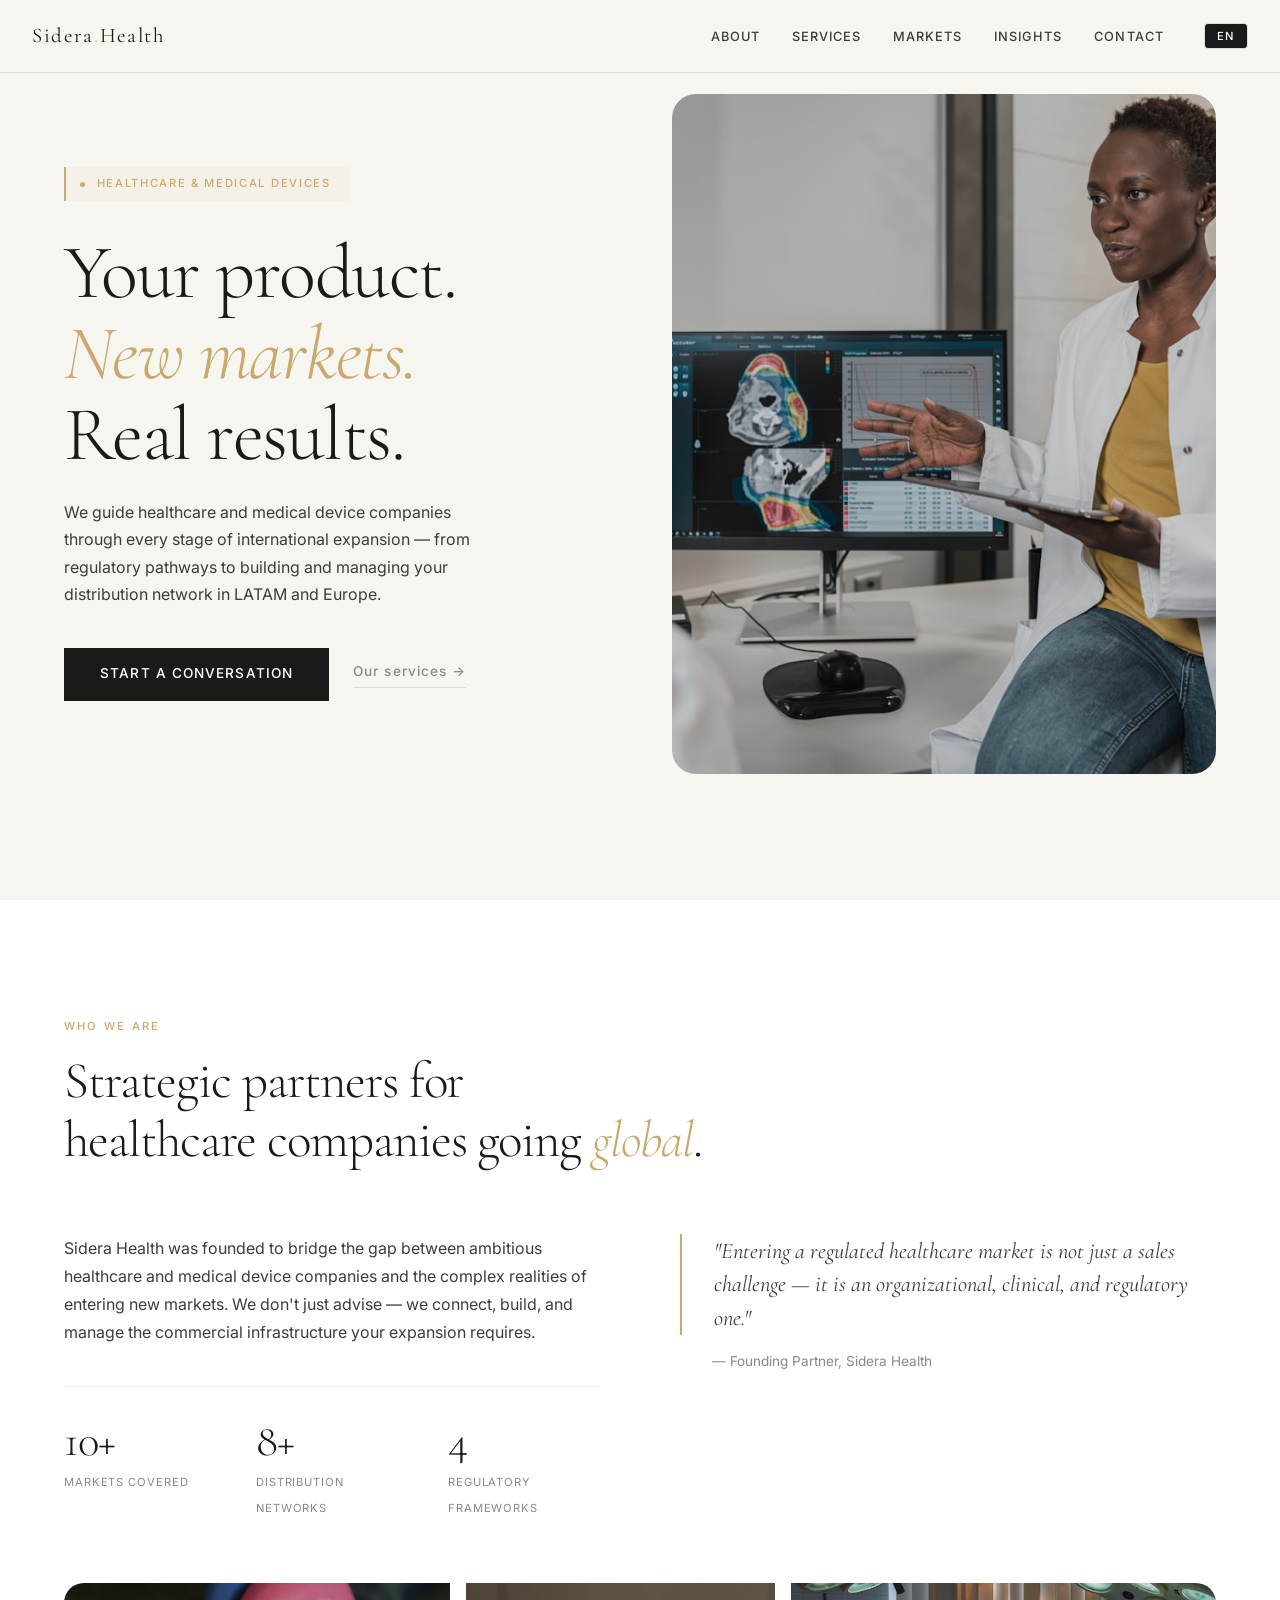
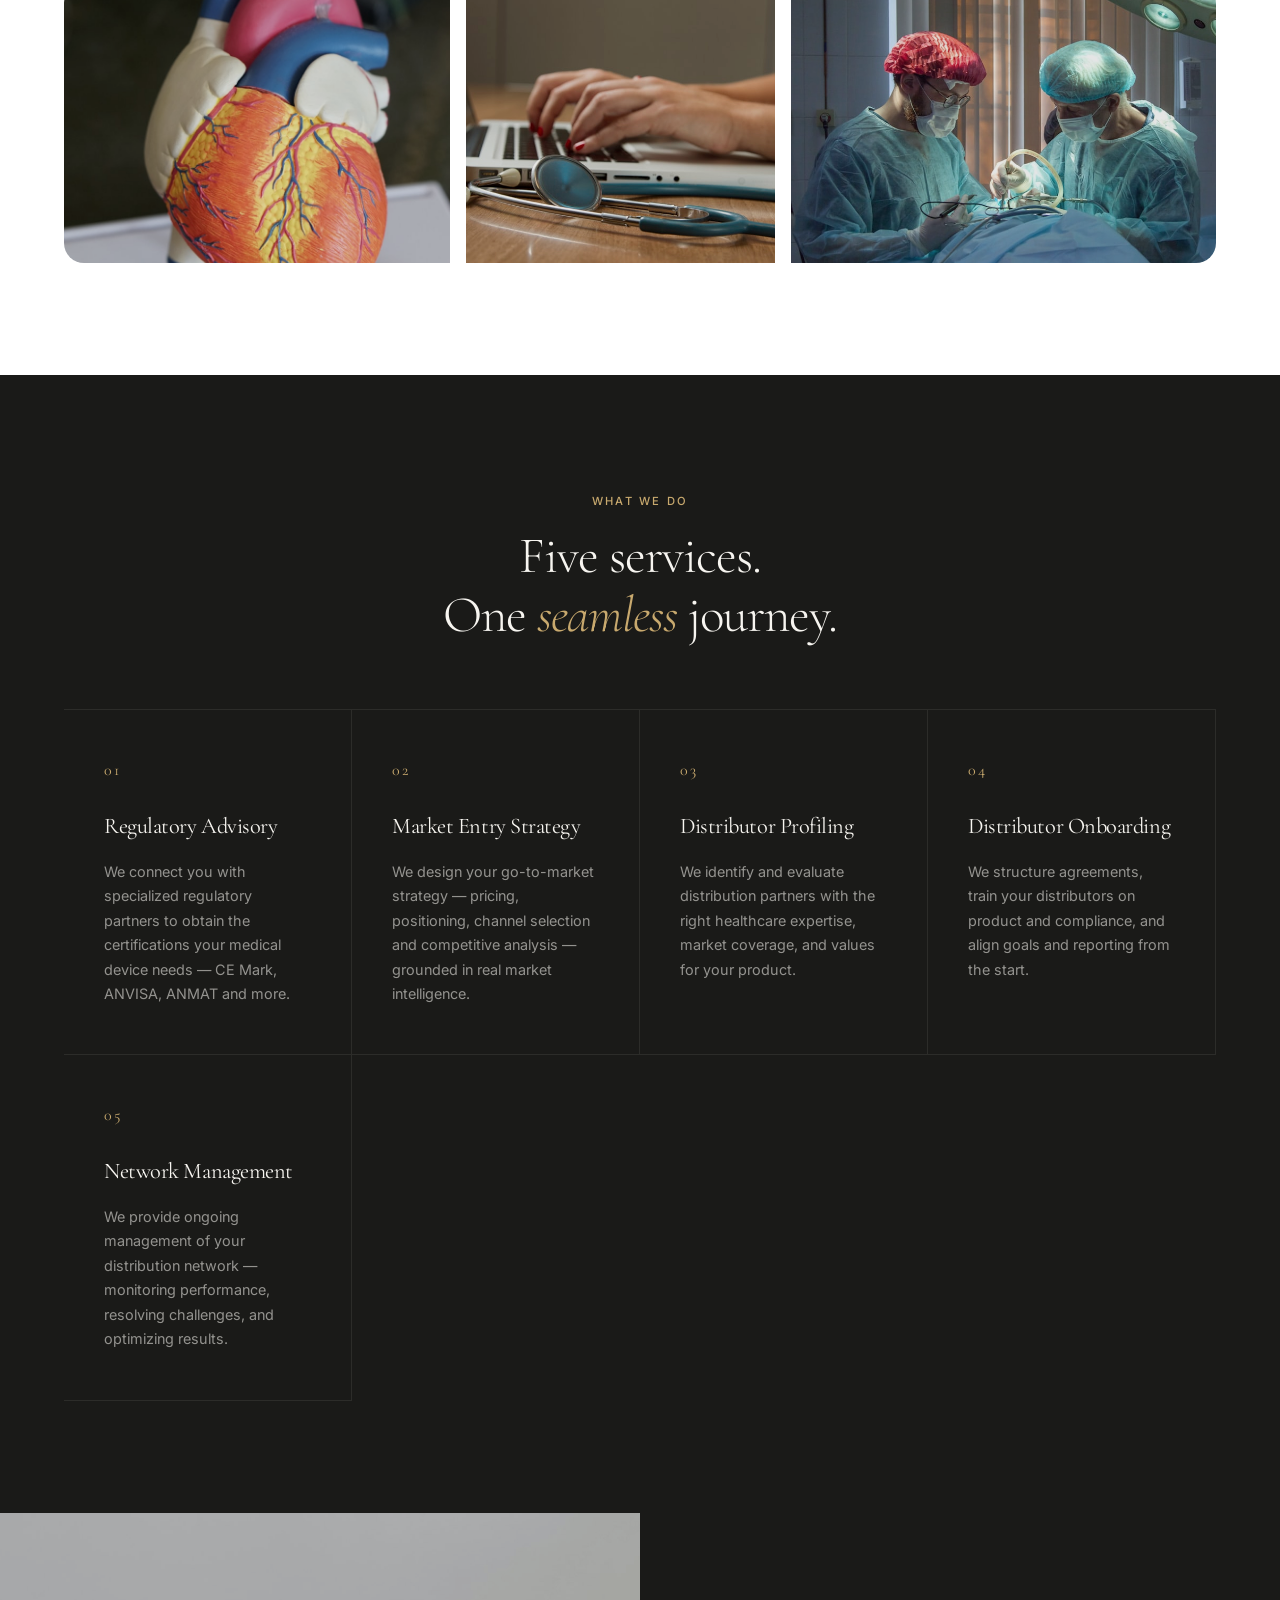
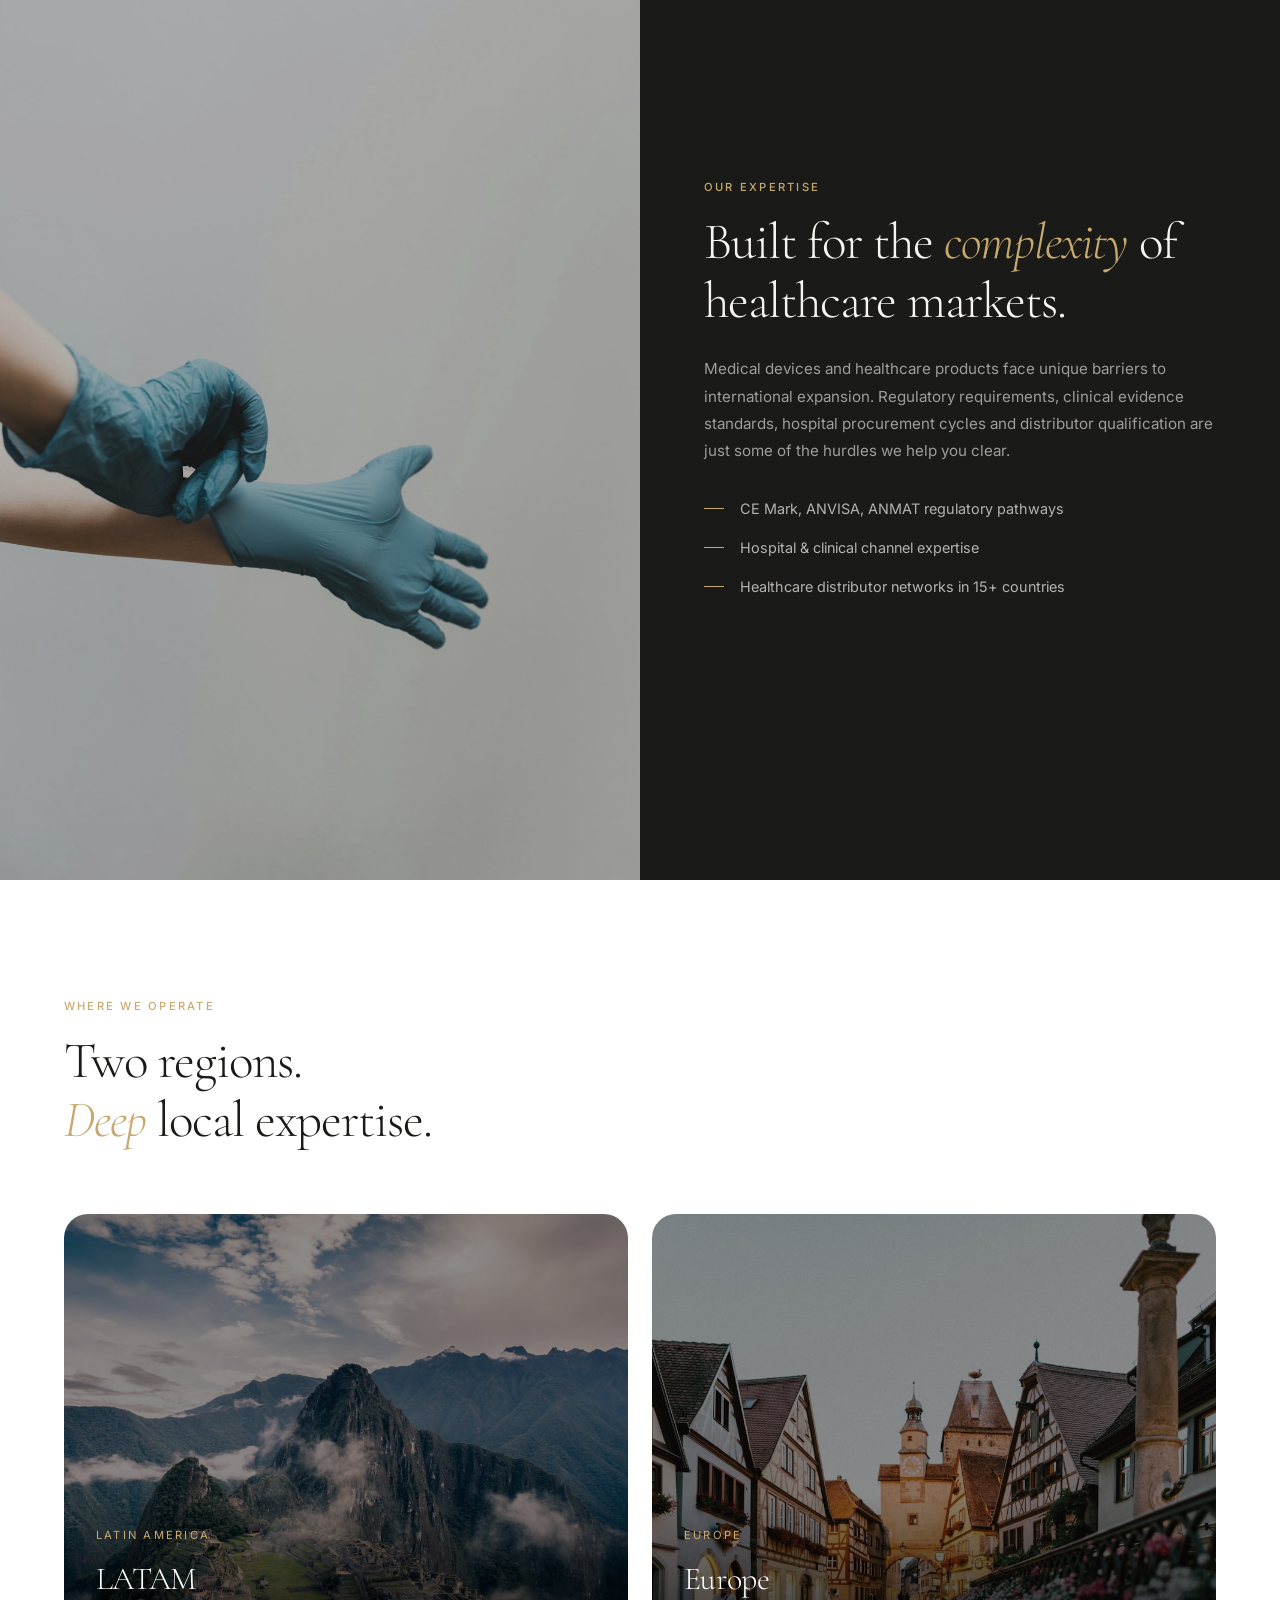
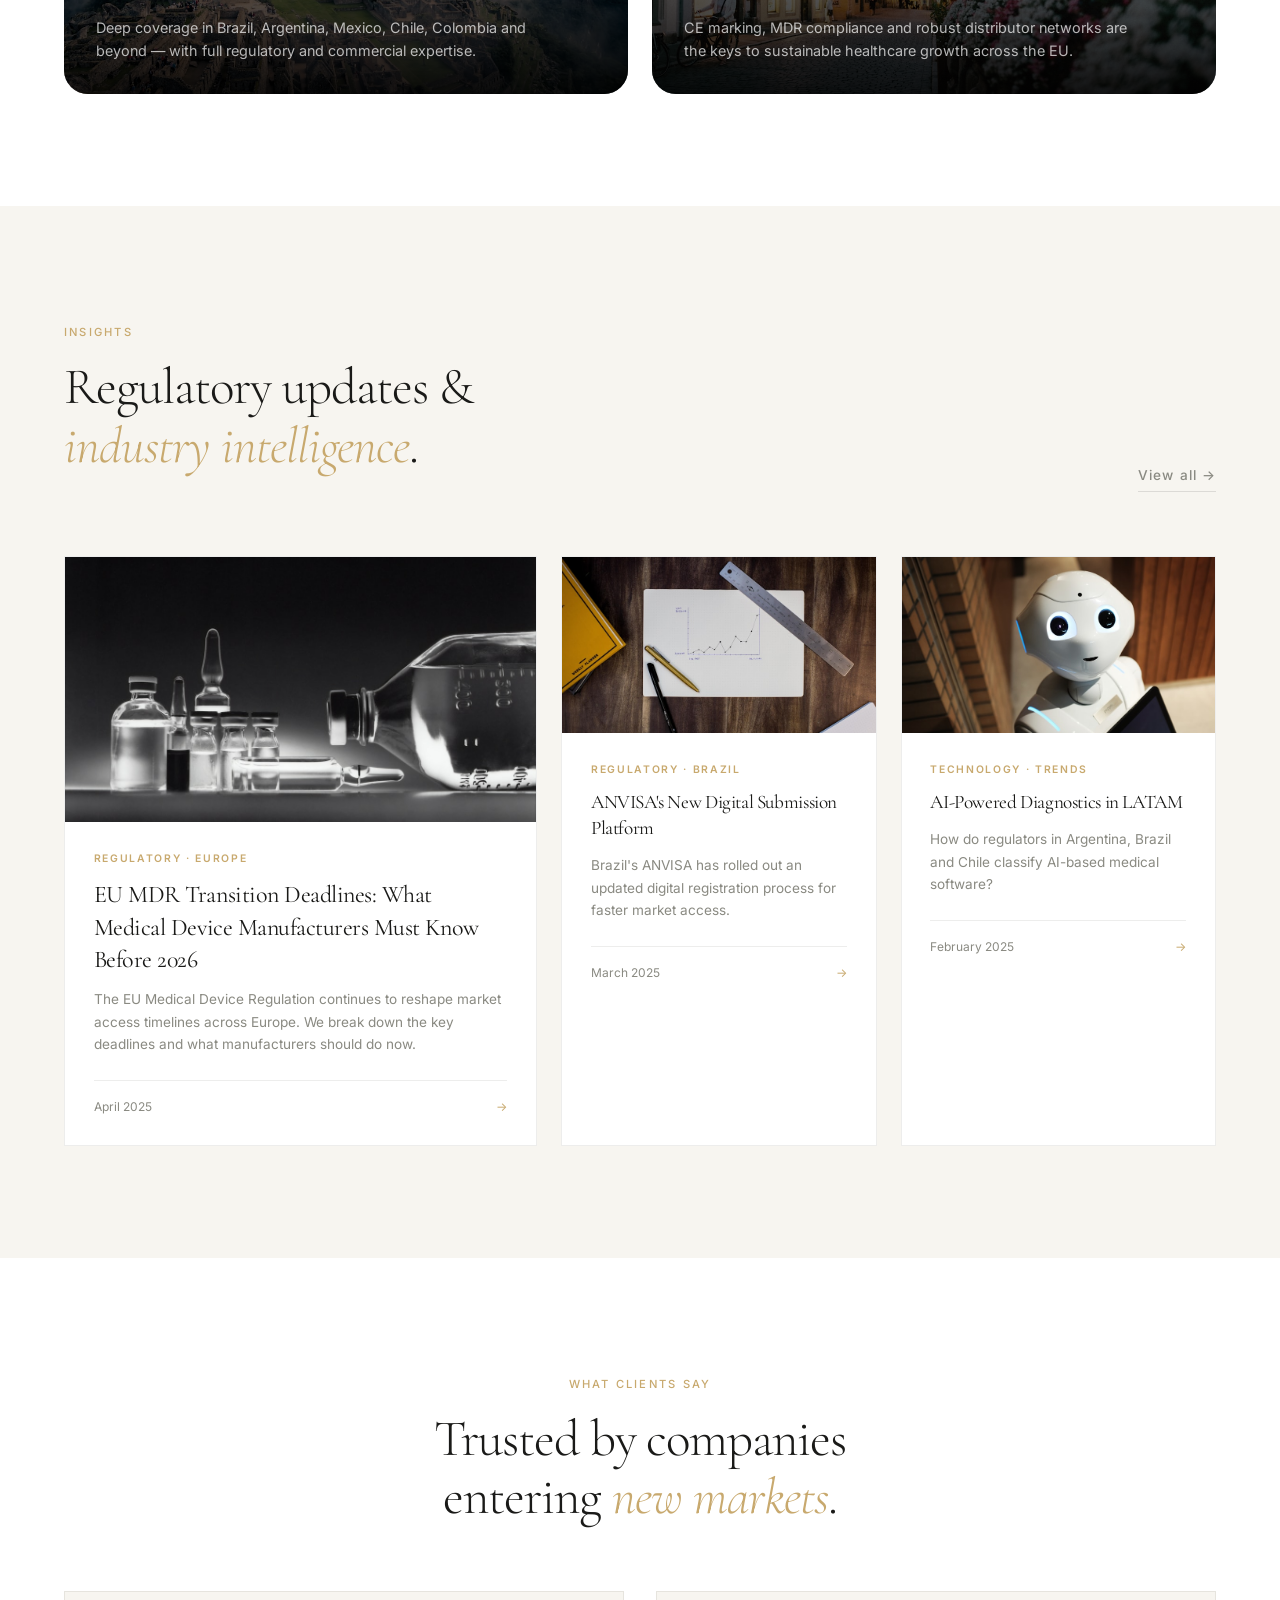
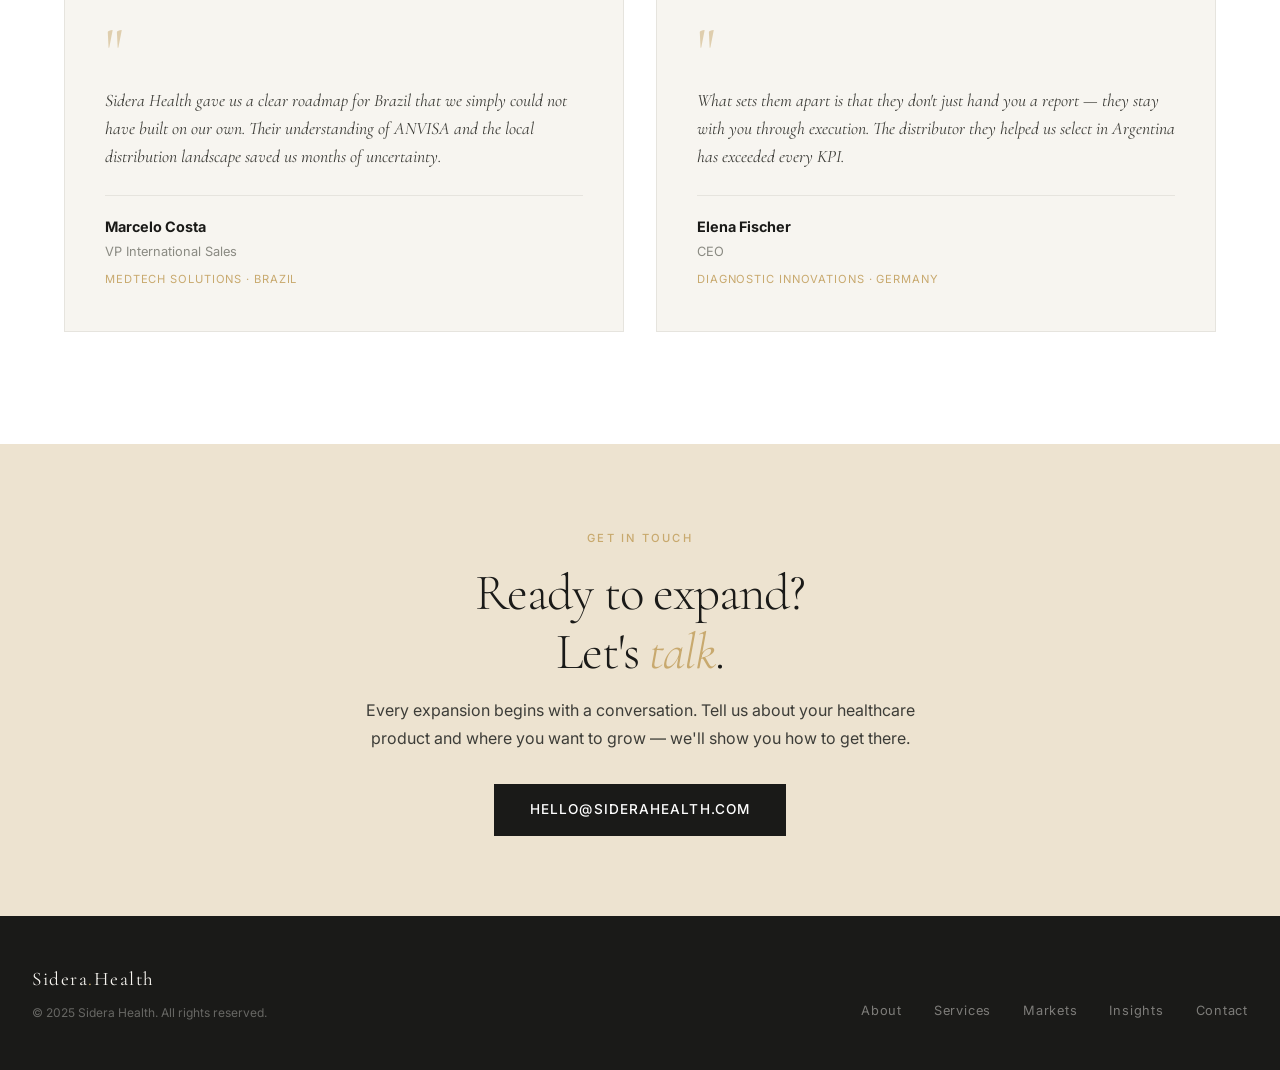
<file: index.html>
<!DOCTYPE html>
<html lang="es">
<head>
  <meta charset="UTF-8">
  <meta name="viewport" content="width=device-width, initial-scale=1.0">
  <title>Sidera Health — Healthcare & Medical Device Market Expansion</title>
  <meta name="description" content="We guide healthcare and medical device companies through international expansion — from regulatory pathways to distribution networks in LATAM and Europe.">
  
  <!-- Open Graph -->
  <meta property="og:title" content="Sidera Health — Market Expansion for Healthcare">
  <meta property="og:description" content="Strategic partners for healthcare companies going global.">
  <meta property="og:type" content="website">
  
  <!-- Favicon -->
  <link rel="icon" type="image/svg+xml" href="data:image/svg+xml,<svg xmlns='http://www.w3.org/2000/svg' viewBox='0 0 100 100'><text y='.9em' font-size='90'>⚕️</text></svg>">
  
  <!-- Fonts -->
  <link rel="preconnect" href="https://fonts.googleapis.com">
  <link rel="preconnect" href="https://fonts.gstatic.com" crossorigin>
  <link href="https://fonts.googleapis.com/css2?family=Cormorant+Garamond:ital,wght@0,300;0,400;0,500;0,600;1,300;1,400&family=Inter:opsz,wght@14..32,300;14..32,400;14..32,500;14..32,600&display=swap" rel="stylesheet">
  
  <!-- Styles -->
  <link rel="stylesheet" href="/css/styles.css?v=2">
</head>
<body>

  <!-- Navigation -->
  <nav class="navbar">
    <div class="nav-container">
      <a href="/" class="logo">Sidera<span>.</span>Health</a>
      
      <button class="mobile-menu-btn" aria-label="Menu">
        <span></span><span></span><span></span>
      </button>
      
      <div class="nav-right">
        <ul class="nav-links">
          <li><a href="#about" data-content="nav.about"></a></li>
          <li><a href="#services" data-content="nav.services"></a></li>
          <li><a href="#markets" data-content="nav.markets"></a></li>
          <li><a href="#insights" data-content="nav.insights"></a></li>
          <li><a href="#contact" data-content="nav.contact"></a></li>
        </ul>
        
        <div class="lang-toggle">
          <button class="lang-btn active" data-lang="en">EN</button>
          <button class="lang-btn" data-lang="es">ES</button>
        </div>
      </div>
    </div>
  </nav>

  <!-- Hero -->
  <section class="hero">
    <div class="hero-container">
      <div class="hero-content">
        <div class="hero-badge">
          <span class="badge-dot"></span>
          <span data-content="hero.badge"></span>
        </div>
        
        <h1 data-content="hero.title"></h1>
        
        <p class="hero-sub" data-content="hero.subtitle"></p>
        
        <div class="hero-buttons">
          <a href="#contact" class="btn-primary" data-content="hero.cta1"></a>
          <a href="#services" class="btn-secondary" data-content="hero.cta2"></a>
        </div>
      </div>
      
      <div class="hero-image">
        <div class="hero-image-wrapper">
          <img src="/img/hero-doctor.jpg" alt="Medical professional with advanced surgical equipment" loading="eager">
        </div>
      </div>
    </div>
  </section>

  <!-- About -->
  <section id="about" class="about">
    <div class="container">
      <div class="section-header">
        <span class="section-eyebrow" data-content="about.eyebrow"></span>
        <h2 data-content="about.title"></h2>
      </div>
      
      <div class="about-grid">
        <div class="about-text">
          <p data-content="about.paragraph1"></p>
          
          <div class="stats">
            <div class="stat">
              <span class="stat-number" data-content="about.stat1.number"></span>
              <span class="stat-label" data-content="about.stat1.label"></span>
            </div>
            <div class="stat">
              <span class="stat-number" data-content="about.stat2.number"></span>
              <span class="stat-label" data-content="about.stat2.label"></span>
            </div>
            <div class="stat">
              <span class="stat-number" data-content="about.stat3.number"></span>
              <span class="stat-label" data-content="about.stat3.label"></span>
            </div>
          </div>
        </div>
        
        <div class="about-quote">
          <blockquote>
            <p data-content="about.quote"></p>
          </blockquote>
          <p class="quote-attribution" data-content="about.quoteAuthor"></p>
        </div>
      </div>
      
      <div class="about-strip">
        <img src="/img/about-equipment.jpg" alt="Medical device equipment" loading="lazy">
        <img src="/img/about-meeting.jpg" alt="Healthcare business meeting" loading="lazy">
        <img src="/img/about-surgical.jpg" alt="Surgical procedure" loading="lazy">
      </div>
    </div>
  </section>

  <!-- Services -->
  <section id="services" class="services">
    <div class="container">
      <div class="section-header center">
        <span class="section-eyebrow" data-content="services.eyebrow"></span>
        <h2 data-content="services.title"></h2>
      </div>
      
      <div class="services-grid">
        <div class="service-card">
          <span class="service-number">01</span>
          <h3 data-content="services.service1.title"></h3>
          <p data-content="services.service1.desc"></p>
        </div>
        
        <div class="service-card">
          <span class="service-number">02</span>
          <h3 data-content="services.service2.title"></h3>
          <p data-content="services.service2.desc"></p>
        </div>
        
        <div class="service-card">
          <span class="service-number">03</span>
          <h3 data-content="services.service3.title"></h3>
          <p data-content="services.service3.desc"></p>
        </div>
        
        <div class="service-card">
          <span class="service-number">04</span>
          <h3 data-content="services.service4.title"></h3>
          <p data-content="services.service4.desc"></p>
        </div>
        
        <div class="service-card">
          <span class="service-number">05</span>
          <h3 data-content="services.service5.title"></h3>
          <p data-content="services.service5.desc"></p>
        </div>
      </div>
    </div>
  </section>

  <!-- Feature Block -->
  <div class="feature-block">
    <div class="feature-image">
      <img src="/img/feature-device.jpg" alt="Medical device technology" loading="lazy">
    </div>
    <div class="feature-content">
      <span class="section-eyebrow" data-content="feature.eyebrow"></span>
      <h2 data-content="feature.title"></h2>
      <p data-content="feature.desc"></p>
      <ul class="feature-list">
        <li><span class="feature-dot"></span><span data-content="feature.item1"></span></li>
        <li><span class="feature-dot"></span><span data-content="feature.item2"></span></li>
        <li><span class="feature-dot"></span><span data-content="feature.item3"></span></li>
      </ul>
    </div>
  </div>

  <!-- Markets -->
  <section id="markets" class="markets">
    <div class="container">
      <div class="section-header">
        <span class="section-eyebrow" data-content="markets.eyebrow"></span>
        <h2 data-content="markets.title"></h2>
      </div>
      
      <div class="markets-grid">
        <div class="market-card">
          <img src="/img/market-latam.jpg" alt="Latin America healthcare market" loading="lazy">
          <div class="market-overlay">
            <span class="market-tag" data-content="markets.latam.tag"></span>
            <h3 data-content="markets.latam.title"></h3>
            <p data-content="markets.latam.desc"></p>
          </div>
        </div>
        
        <div class="market-card">
          <img src="/img/market-europe.jpg" alt="European healthcare market" loading="lazy">
          <div class="market-overlay">
            <span class="market-tag" data-content="markets.europe.tag"></span>
            <h3 data-content="markets.europe.title"></h3>
            <p data-content="markets.europe.desc"></p>
          </div>
        </div>
      </div>
    </div>
  </section>

  <!-- Insights -->
  <section id="insights" class="insights">
    <div class="container">
      <div class="section-header">
        <div>
          <span class="section-eyebrow" data-content="insights.eyebrow"></span>
          <h2 data-content="insights.title"></h2>
        </div>
        <a href="#" class="view-all" data-content="insights.viewAll"></a>
      </div>
      
      <div class="insights-grid">
        <article class="insight-card featured">
          <div class="insight-image">
            <img src="/img/news-mdr.jpg" alt="EU MDR regulations" loading="lazy">
          </div>
          <div class="insight-content">
            <span class="insight-tag" data-content="insights.article1.tag"></span>
            <h3 data-content="insights.article1.title"></h3>
            <p data-content="insights.article1.desc"></p>
            <div class="insight-meta">
              <span data-content="insights.article1.date"></span>
              <span class="insight-arrow">→</span>
            </div>
          </div>
        </article>
        
        <article class="insight-card">
          <div class="insight-image">
            <img src="/img/news-anvisa.jpg" alt="ANVISA Brazil" loading="lazy">
          </div>
          <div class="insight-content">
            <span class="insight-tag" data-content="insights.article2.tag"></span>
            <h3 data-content="insights.article2.title"></h3>
            <p data-content="insights.article2.desc"></p>
            <div class="insight-meta">
              <span data-content="insights.article2.date"></span>
              <span class="insight-arrow">→</span>
            </div>
          </div>
        </article>
        
        <article class="insight-card">
          <div class="insight-image">
            <img src="/img/news-ai.jpg" alt="AI medical devices" loading="lazy">
          </div>
          <div class="insight-content">
            <span class="insight-tag" data-content="insights.article3.tag"></span>
            <h3 data-content="insights.article3.title"></h3>
            <p data-content="insights.article3.desc"></p>
            <div class="insight-meta">
              <span data-content="insights.article3.date"></span>
              <span class="insight-arrow">→</span>
            </div>
          </div>
        </article>
      </div>
    </div>
  </section>

  <!-- Testimonials -->
  <section class="testimonials">
    <div class="container">
      <div class="section-header center">
        <span class="section-eyebrow" data-content="testimonials.eyebrow"></span>
        <h2 data-content="testimonials.title"></h2>
      </div>
      
      <div class="testimonials-grid">
        <div class="testimonial-card">
          <div class="quote-mark">"</div>
          <p data-content="testimonials.client1.text"></p>
          <div class="testimonial-author">
            <strong data-content="testimonials.client1.name"></strong>
            <span data-content="testimonials.client1.role"></span>
            <small data-content="testimonials.client1.company"></small>
          </div>
        </div>
        
        <div class="testimonial-card">
          <div class="quote-mark">"</div>
          <p data-content="testimonials.client2.text"></p>
          <div class="testimonial-author">
            <strong data-content="testimonials.client2.name"></strong>
            <span data-content="testimonials.client2.role"></span>
            <small data-content="testimonials.client2.company"></small>
          </div>
        </div>
      </div>
    </div>
  </section>

  <!-- Contact -->
  <section id="contact" class="contact">
    <div class="container">
      <div class="contact-content">
        <span class="section-eyebrow" data-content="contact.eyebrow"></span>
        <h2 data-content="contact.title"></h2>
        <p data-content="contact.desc"></p>
        <a href="mailto:hello@siderahealth.com" class="btn-primary">hello@siderahealth.com</a>
      </div>
    </div>
  </section>

  <!-- Footer -->
  <footer class="footer">
    <div class="footer-container">
      <div>
        <div class="footer-logo">Sidera<span>.</span>Health</div>
        <p class="footer-copyright" data-content="footer.copyright"></p>
      </div>
      <ul class="footer-links">
        <li><a href="#about" data-content="footer.about"></a></li>
        <li><a href="#services" data-content="footer.services"></a></li>
        <li><a href="#markets" data-content="footer.markets"></a></li>
        <li><a href="#insights" data-content="footer.insights"></a></li>
        <li><a href="#contact" data-content="footer.contact"></a></li>
      </ul>
    </div>
  </footer>

  <!-- Scripts -->
  <script src="/js/content-loader.js?v=2"></script>
  <script src="/js/main.js?v=2"></script>
</body>
</html>
</file>
<file: css/styles.css>
/* ========================================
   SIDERA HEALTH - Modern Minimalist Theme
   ======================================== */

/* CSS Variables */
:root {
  /* Colors */
  --cream: #F7F5F0;
  --dark: #1A1A18;
  --mid: #3D3D38;
  --muted: #8A8A82;
  --accent: #C8A96E;
  --accent-light: #EDE3D0;
  --white: #FFFFFF;
  --border-light: rgba(26, 26, 24, 0.08);
  --border-medium: rgba(26, 26, 24, 0.12);
  
  /* Typography */
  --font-serif: 'Cormorant Garamond', serif;
  --font-sans: 'Inter', -apple-system, BlinkMacSystemFont, 'Segoe UI', sans-serif;
  
  /* Spacing */
  --container-width: 1280px;
  --section-padding: 7rem 2rem;
  --section-padding-mobile: 4rem 1.5rem;
  
  /* Transitions */
  --transition-fast: 0.2s ease;
  --transition-normal: 0.3s ease;
  --transition-slow: 0.5s ease;
  
  /* Shadows */
  --shadow-sm: 0 2px 8px rgba(0, 0, 0, 0.02);
  --shadow-md: 0 8px 24px rgba(0, 0, 0, 0.04);
  --shadow-lg: 0 16px 40px rgba(0, 0, 0, 0.06);
}

/* Reset */
*,
*::before,
*::after {
  margin: 0;
  padding: 0;
  box-sizing: border-box;
}

/* Base */
html {
  scroll-behavior: smooth;
  font-size: 16px;
}

body {
  font-family: var(--font-sans);
  background: var(--cream);
  color: var(--dark);
  line-height: 1.6;
  font-weight: 400;
  -webkit-font-smoothing: antialiased;
  overflow-x: hidden;
}

/* Typography */
h1, h2, h3, h4, .logo, .service-number, .stat-number {
  font-family: var(--font-serif);
  font-weight: 400;
  letter-spacing: -0.02em;
}

h1 {
  font-size: clamp(3rem, 6vw, 5.5rem);
  line-height: 1.05;
  margin-bottom: 1.5rem;
  font-weight: 300;
}

h1 em {
  font-style: italic;
  color: var(--accent);
}

h2 {
  font-size: clamp(2rem, 4vw, 3.2rem);
  line-height: 1.15;
  font-weight: 300;
  margin-bottom: 1rem;
}

h2 em {
  font-style: italic;
  color: var(--accent);
}

h3 {
  font-size: 1.4rem;
  font-weight: 400;
  margin-bottom: 0.75rem;
}

/* Links */
a {
  text-decoration: none;
  color: inherit;
}

/* Container */
.container {
  max-width: var(--container-width);
  margin: 0 auto;
  padding: 0 2rem;
}

/* Section */
section {
  padding: var(--section-padding);
}

.section-header {
  margin-bottom: 4rem;
}

.section-header.center {
  text-align: center;
}

.section-eyebrow {
  display: inline-block;
  font-size: 0.7rem;
  letter-spacing: 0.2em;
  text-transform: uppercase;
  color: var(--accent);
  margin-bottom: 1rem;
  font-weight: 500;
}

/* Buttons */
.btn-primary {
  display: inline-block;
  padding: 0.9rem 2.2rem;
  background: var(--dark);
  color: var(--white);
  font-size: 0.85rem;
  font-weight: 500;
  letter-spacing: 0.08em;
  text-transform: uppercase;
  border: 1px solid var(--dark);
  transition: var(--transition-normal);
  cursor: pointer;
}

.btn-primary:hover {
  background: transparent;
  color: var(--dark);
}

.btn-secondary {
  display: inline-block;
  font-size: 0.85rem;
  font-weight: 500;
  letter-spacing: 0.08em;
  color: var(--muted);
  border-bottom: 1px solid var(--border-medium);
  padding-bottom: 0.25rem;
  transition: var(--transition-fast);
}

.btn-secondary:hover {
  color: var(--dark);
  border-bottom-color: var(--dark);
}

/* ========================================
   NAVIGATION
   ======================================== */
.navbar {
  position: fixed;
  top: 0;
  left: 0;
  right: 0;
  z-index: 1000;
  background: rgba(247, 245, 240, 0.92);
  backdrop-filter: blur(12px);
  border-bottom: 1px solid var(--border-medium);
}

.nav-container {
  max-width: var(--container-width);
  margin: 0 auto;
  padding: 1.2rem 2rem;
  display: flex;
  align-items: center;
  justify-content: space-between;
}

.logo {
  font-family: var(--font-serif);
  font-size: 1.3rem;
  font-weight: 400;
  letter-spacing: 0.08em;
  color: var(--dark);
}

.logo span {
  color: var(--accent);
}

.nav-right {
  display: flex;
  align-items: center;
  gap: 2.5rem;
}

.nav-links {
  display: flex;
  gap: 2rem;
  list-style: none;
}

.nav-links a {
  font-size: 0.8rem;
  font-weight: 500;
  letter-spacing: 0.08em;
  text-transform: uppercase;
  color: var(--mid);
  transition: var(--transition-fast);
}

.nav-links a:hover {
  color: var(--dark);
}

/* Language Toggle */
.lang-toggle {
  display: flex;
  border: 1px solid var(--border-medium);
  border-radius: 4px;
  overflow: hidden;
}

.lang-btn {
  padding: 0.3rem 0.8rem;
  font-size: 0.7rem;
  font-weight: 500;
  letter-spacing: 0.08em;
  background: transparent;
  border: none;
  cursor: pointer;
  color: var(--muted);
  transition: var(--transition-fast);
  font-family: var(--font-sans);
}

.lang-btn.active {
  background: var(--dark);
  color: var(--white);
}

/* Mobile Menu */
.mobile-menu-btn {
  display: none;
  flex-direction: column;
  gap: 5px;
  background: transparent;
  border: none;
  cursor: pointer;
  padding: 0.5rem;
}

.mobile-menu-btn span {
  width: 22px;
  height: 2px;
  background: var(--dark);
  transition: var(--transition-fast);
}

/* ========================================
   HERO
   ======================================== */
.hero {
  min-height: 100vh;
  display: flex;
  align-items: center;
  padding-top: 80px;
}

.hero-container {
  max-width: var(--container-width);
  margin: 0 auto;
  padding: 0 2rem;
  display: grid;
  grid-template-columns: 1fr 1fr;
  gap: 4rem;
  align-items: center;
}

.hero-badge {
  display: inline-flex;
  align-items: center;
  gap: 0.7rem;
  padding: 0.5rem 1.2rem 0.5rem 0.9rem;
  border-left: 2px solid var(--accent);
  margin-bottom: 2rem;
  background: rgba(200, 169, 110, 0.06);
}

.badge-dot {
  width: 5px;
  height: 5px;
  border-radius: 50%;
  background: var(--accent);
  animation: pulse 2s ease-in-out infinite;
}

@keyframes pulse {
  0%, 100% { opacity: 1; transform: scale(1); }
  50% { opacity: 0.4; transform: scale(0.7); }
}

.hero-badge span {
  font-size: 0.7rem;
  letter-spacing: 0.15em;
  text-transform: uppercase;
  color: var(--accent);
  font-weight: 500;
}

.hero-sub {
  font-size: 1rem;
  color: var(--mid);
  max-width: 440px;
  margin-bottom: 2.5rem;
  line-height: 1.7;
}

.hero-buttons {
  display: flex;
  gap: 1.5rem;
  align-items: center;
  flex-wrap: wrap;
}

.hero-image {
  position: relative;
}

.hero-image-wrapper {
  border-radius: 24px;
  overflow: hidden;
  aspect-ratio: 4/5;
}

.hero-image img {
  width: 100%;
  height: 100%;
  object-fit: cover;
  filter: brightness(0.92) saturate(0.85);
  transition: transform var(--transition-slow);
}

.hero-image-wrapper:hover img {
  transform: scale(1.02);
}

/* ========================================
   ABOUT
   ======================================== */
.about {
  background: var(--white);
}

.about-grid {
  display: grid;
  grid-template-columns: 1fr 1fr;
  gap: 5rem;
  margin-bottom: 4rem;
}

.about-text p {
  font-size: 1rem;
  color: var(--mid);
  line-height: 1.75;
  margin-bottom: 2rem;
}

.stats {
  display: flex;
  gap: 2.5rem;
  margin-top: 2.5rem;
  padding-top: 2rem;
  border-top: 1px solid var(--border-light);
}

.stat {
  flex: 1;
}

.stat-number {
  font-size: 2.8rem;
  font-weight: 300;
  color: var(--dark);
  display: block;
  line-height: 1;
  margin-bottom: 0.3rem;
}

.stat-label {
  font-size: 0.7rem;
  letter-spacing: 0.08em;
  text-transform: uppercase;
  color: var(--muted);
}

.about-quote blockquote {
  font-family: var(--font-serif);
  font-size: 1.4rem;
  font-style: italic;
  line-height: 1.5;
  color: var(--mid);
  border-left: 2px solid var(--accent);
  padding-left: 2rem;
  margin-bottom: 1rem;
}

.quote-attribution {
  font-size: 0.85rem;
  color: var(--muted);
  padding-left: 2rem;
}

.about-strip {
  display: grid;
  grid-template-columns: 1fr 0.8fr 1.1fr;
  gap: 1rem;
  margin-top: 4rem;
  border-radius: 20px;
  overflow: hidden;
}

.about-strip img {
  width: 100%;
  height: 280px;
  object-fit: cover;
  filter: brightness(0.9) saturate(0.85);
  transition: transform var(--transition-normal);
}

.about-strip img:hover {
  transform: scale(1.02);
}

/* ========================================
   SERVICES
   ======================================== */
.services {
  background: var(--dark);
  color: var(--cream);
}

.services .section-eyebrow {
  color: var(--accent);
}

.services h2 {
  color: var(--cream);
}

.services-grid {
  display: grid;
  grid-template-columns: repeat(auto-fit, minmax(280px, 1fr));
  gap: 0;
  border-top: 1px solid rgba(247, 245, 240, 0.08);
}

.service-card {
  padding: 3rem 2.5rem;
  border-right: 1px solid rgba(247, 245, 240, 0.08);
  border-bottom: 1px solid rgba(247, 245, 240, 0.08);
  transition: background var(--transition-normal);
}

.service-card:hover {
  background: rgba(200, 169, 110, 0.05);
}

.service-number {
  font-size: 1rem;
  color: var(--accent);
  letter-spacing: 0.1em;
  display: block;
  margin-bottom: 1.5rem;
}

.service-card h3 {
  font-size: 1.4rem;
  font-weight: 400;
  margin-bottom: 1rem;
  color: var(--cream);
}

.service-card p {
  font-size: 0.9rem;
  color: rgba(247, 245, 240, 0.55);
  line-height: 1.7;
}

/* ========================================
   FEATURE BLOCK
   ======================================== */
.feature-block {
  display: grid;
  grid-template-columns: 1fr 1fr;
  min-height: 500px;
}

.feature-image {
  overflow: hidden;
}

.feature-image img {
  width: 100%;
  height: 100%;
  object-fit: cover;
  filter: brightness(0.88) saturate(0.85);
}

.feature-content {
  padding: 5rem 4rem;
  background: var(--dark);
  color: var(--cream);
  display: flex;
  flex-direction: column;
  justify-content: center;
}

.feature-content .section-eyebrow {
  color: var(--accent);
}

.feature-content h2 {
  color: var(--cream);
  margin-bottom: 1.5rem;
}

.feature-content p {
  font-size: 0.95rem;
  color: rgba(247, 245, 240, 0.6);
  line-height: 1.8;
  margin-bottom: 2rem;
}

.feature-list {
  list-style: none;
}

.feature-list li {
  display: flex;
  align-items: center;
  gap: 1rem;
  margin-bottom: 1rem;
  font-size: 0.9rem;
  color: rgba(247, 245, 240, 0.7);
}

.feature-dot {
  width: 20px;
  height: 1px;
  background: var(--accent);
  flex-shrink: 0;
}

/* ========================================
   MARKETS
   ======================================== */
.markets {
  background: var(--white);
}

.markets-grid {
  display: grid;
  grid-template-columns: 1fr 1fr;
  gap: 1.5rem;
}

.market-card {
  position: relative;
  height: 480px;
  overflow: hidden;
  border-radius: 24px;
}

.market-card img {
  width: 100%;
  height: 100%;
  object-fit: cover;
  filter: brightness(0.55) saturate(0.8);
  transition: transform var(--transition-slow);
}

.market-card:hover img {
  transform: scale(1.04);
  filter: brightness(0.5);
}

.market-overlay {
  position: absolute;
  bottom: 0;
  left: 0;
  right: 0;
  padding: 2rem;
  background: linear-gradient(to top, rgba(0,0,0,0.8) 0%, transparent 100%);
  color: var(--white);
}

.market-tag {
  font-size: 0.7rem;
  letter-spacing: 0.2em;
  text-transform: uppercase;
  color: var(--accent);
  display: block;
  margin-bottom: 0.5rem;
}

.market-overlay h3 {
  font-size: 2rem;
  font-weight: 300;
  margin-bottom: 0.75rem;
}

.market-overlay p {
  font-size: 0.9rem;
  color: rgba(255,255,255,0.7);
  max-width: 90%;
}

/* ========================================
   INSIGHTS
   ======================================== */
.insights {
  background: var(--cream);
}

.insights .section-header {
  display: flex;
  justify-content: space-between;
  align-items: flex-end;
  flex-wrap: wrap;
  gap: 1rem;
}

.view-all {
  font-size: 0.85rem;
  font-weight: 500;
  letter-spacing: 0.08em;
  color: var(--muted);
  border-bottom: 1px solid var(--border-medium);
  padding-bottom: 0.25rem;
  transition: var(--transition-fast);
}

.view-all:hover {
  color: var(--dark);
  border-bottom-color: var(--dark);
}

.insights-grid {
  display: grid;
  grid-template-columns: 1.5fr 1fr 1fr;
  gap: 1.5rem;
  margin-top: 3rem;
}

.insight-card {
  background: var(--white);
  border: 1px solid var(--border-light);
  overflow: hidden;
  transition: transform var(--transition-normal), border-color var(--transition-fast);
}

.insight-card:hover {
  transform: translateY(-4px);
  border-color: var(--accent);
}

.insight-image {
  overflow: hidden;
  aspect-ratio: 16/9;
}

.insight-image img {
  width: 100%;
  height: 100%;
  object-fit: cover;
  transition: transform var(--transition-normal);
}

.insight-card:hover .insight-image img {
  transform: scale(1.04);
}

.insight-content {
  padding: 1.8rem;
}

.insight-tag {
  font-size: 0.65rem;
  letter-spacing: 0.16em;
  text-transform: uppercase;
  color: var(--accent);
  font-weight: 600;
  display: block;
  margin-bottom: 0.75rem;
}

.insight-card h3 {
  font-size: 1.2rem;
  margin-bottom: 0.75rem;
  line-height: 1.35;
}

.insight-card.featured h3 {
  font-size: 1.5rem;
}

.insight-content p {
  font-size: 0.85rem;
  color: var(--muted);
  line-height: 1.65;
  margin-bottom: 1.5rem;
}

.insight-meta {
  display: flex;
  justify-content: space-between;
  align-items: center;
  padding-top: 1rem;
  border-top: 1px solid var(--border-light);
  font-size: 0.75rem;
  color: var(--muted);
}

.insight-arrow {
  color: var(--accent);
  transition: transform var(--transition-fast);
}

.insight-card:hover .insight-arrow {
  transform: translateX(4px);
}

/* ========================================
   TESTIMONIALS
   ======================================== */
.testimonials {
  background: var(--white);
}

.testimonials-grid {
  display: grid;
  grid-template-columns: repeat(2, 1fr);
  gap: 2rem;
  margin-top: 3rem;
}

.testimonial-card {
  padding: 2.5rem;
  background: var(--cream);
  border: 1px solid var(--border-light);
  transition: transform var(--transition-normal), border-color var(--transition-fast);
}

.testimonial-card:hover {
  transform: translateY(-4px);
  border-color: var(--accent);
}

.quote-mark {
  font-family: var(--font-serif);
  font-size: 4rem;
  line-height: 0.6;
  color: var(--accent);
  opacity: 0.5;
  margin-bottom: 1rem;
}

.testimonial-card p {
  font-family: var(--font-serif);
  font-size: 1.1rem;
  font-style: italic;
  line-height: 1.6;
  color: var(--mid);
  margin-bottom: 1.5rem;
}

.testimonial-author {
  border-top: 1px solid var(--border-light);
  padding-top: 1.2rem;
}

.testimonial-author strong {
  font-size: 0.9rem;
  display: block;
  margin-bottom: 0.2rem;
}

.testimonial-author span {
  font-size: 0.8rem;
  color: var(--muted);
  display: block;
  margin-bottom: 0.2rem;
}

.testimonial-author small {
  font-size: 0.7rem;
  color: var(--accent);
  letter-spacing: 0.08em;
  text-transform: uppercase;
}

/* ========================================
   CONTACT / CTA
   ======================================== */
.contact {
  background: var(--accent-light);
  text-align: center;
  padding: 5rem 2rem;
}

.contact-content {
  max-width: 600px;
  margin: 0 auto;
}

.contact-content h2 {
  margin-bottom: 1rem;
}

.contact-content p {
  font-size: 1rem;
  color: var(--mid);
  margin-bottom: 2rem;
  line-height: 1.7;
}

/* ========================================
   FOOTER
   ======================================== */
.footer {
  background: var(--dark);
  color: var(--cream);
  padding: 3rem 2rem;
}

.footer-container {
  max-width: var(--container-width);
  margin: 0 auto;
  display: flex;
  justify-content: space-between;
  align-items: flex-end;
  flex-wrap: wrap;
  gap: 2rem;
}

.footer-logo {
  font-family: var(--font-serif);
  font-size: 1.2rem;
  letter-spacing: 0.08em;
  margin-bottom: 0.5rem;
}

.footer-logo span {
  color: var(--accent);
}

.footer-copyright {
  font-size: 0.75rem;
  color: rgba(247, 245, 240, 0.35);
}

.footer-links {
  display: flex;
  gap: 2rem;
  list-style: none;
  flex-wrap: wrap;
}

.footer-links a {
  font-size: 0.8rem;
  color: rgba(247, 245, 240, 0.45);
  letter-spacing: 0.06em;
  transition: var(--transition-fast);
}

.footer-links a:hover {
  color: var(--cream);
}

/* ========================================
   LANGUAGE SWITCHING
   ======================================== */
[data-lang="es"] {
  display: none;
}

body.lang-es [data-lang="en"] {
  display: none;
}

body.lang-es [data-lang="es"] {
  display: revert;
}

/* ========================================
   ANIMATIONS
   ======================================== */
.fade-up {
  opacity: 0;
  transform: translateY(24px);
  transition: opacity 0.7s ease, transform 0.7s ease;
}

.fade-up.visible {
  opacity: 1;
  transform: translateY(0);
}

/* ========================================
   RESPONSIVE DESIGN
   ======================================== */
@media (max-width: 1024px) {
  .hero-container {
    grid-template-columns: 1fr;
    gap: 2rem;
  }
  
  .hero-image-wrapper {
    max-width: 500px;
    margin: 0 auto;
  }
  
  .about-grid {
    grid-template-columns: 1fr;
    gap: 3rem;
  }
  
  .feature-block {
    grid-template-columns: 1fr;
  }
  
  .feature-image {
    height: 400px;
  }
  
  .markets-grid {
    grid-template-columns: 1fr;
  }
  
  .insights-grid {
    grid-template-columns: 1fr;
  }
  
  .testimonials-grid {
    grid-template-columns: 1fr;
  }
}

@media (max-width: 768px) {
  :root {
    --section-padding: 4rem 1.5rem;
  }
  
  .mobile-menu-btn {
    display: flex;
  }
  
  .nav-right {
    position: fixed;
    top: 70px;
    left: -100%;
    width: 100%;
    height: calc(100vh - 70px);
    background: var(--cream);
    flex-direction: column;
    justify-content: flex-start;
    padding: 2rem;
    transition: left var(--transition-normal);
    z-index: 999;
  }
  
  .nav-right.open {
    left: 0;
  }
  
  .nav-links {
    flex-direction: column;
    align-items: center;
    gap: 1.5rem;
  }
  
  .nav-links a {
    font-size: 1rem;
  }
  
  .hero-buttons {
    flex-direction: column;
    align-items: flex-start;
  }
  
  .stats {
    flex-direction: column;
    gap: 1.5rem;
  }
  
  .about-strip {
    grid-template-columns: 1fr;
  }
  
  .about-strip img {
    height: 200px;
  }
  
  .services-grid {
    grid-template-columns: 1fr;
  }
  
  .service-card {
    border-right: none;
  }
  
  .feature-content {
    padding: 3rem 1.5rem;
  }
  
  .footer-container {
    flex-direction: column;
    align-items: flex-start;
  }
  
  .footer-links {
    flex-direction: column;
    gap: 1rem;
  }
  
  .container {
    padding: 0 1.5rem;
  }
}

@media (max-width: 480px) {
  h1 {
    font-size: 2.5rem;
  }
  
  h2 {
    font-size: 1.8rem;
  }
  
  .market-overlay p {
    max-width: 100%;
  }
  
  .market-card {
    height: 380px;
  }
}
</file>
